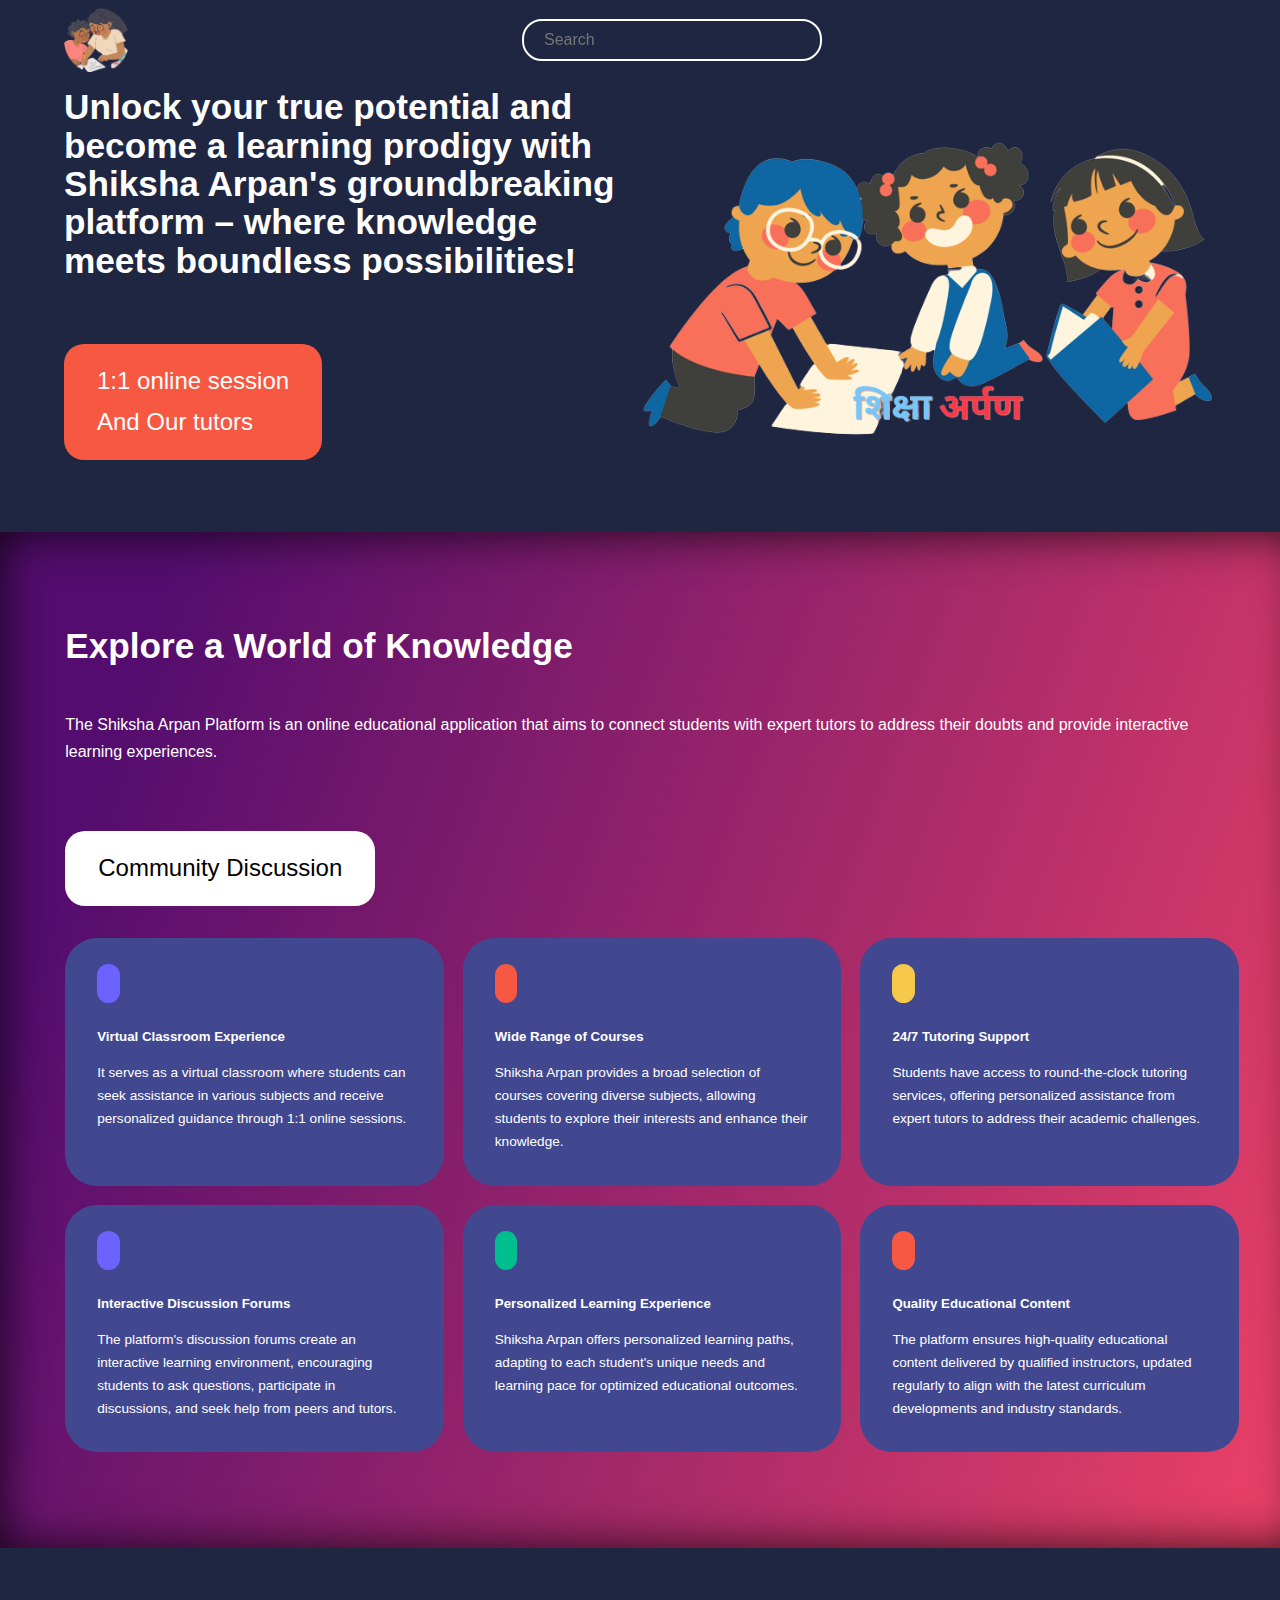
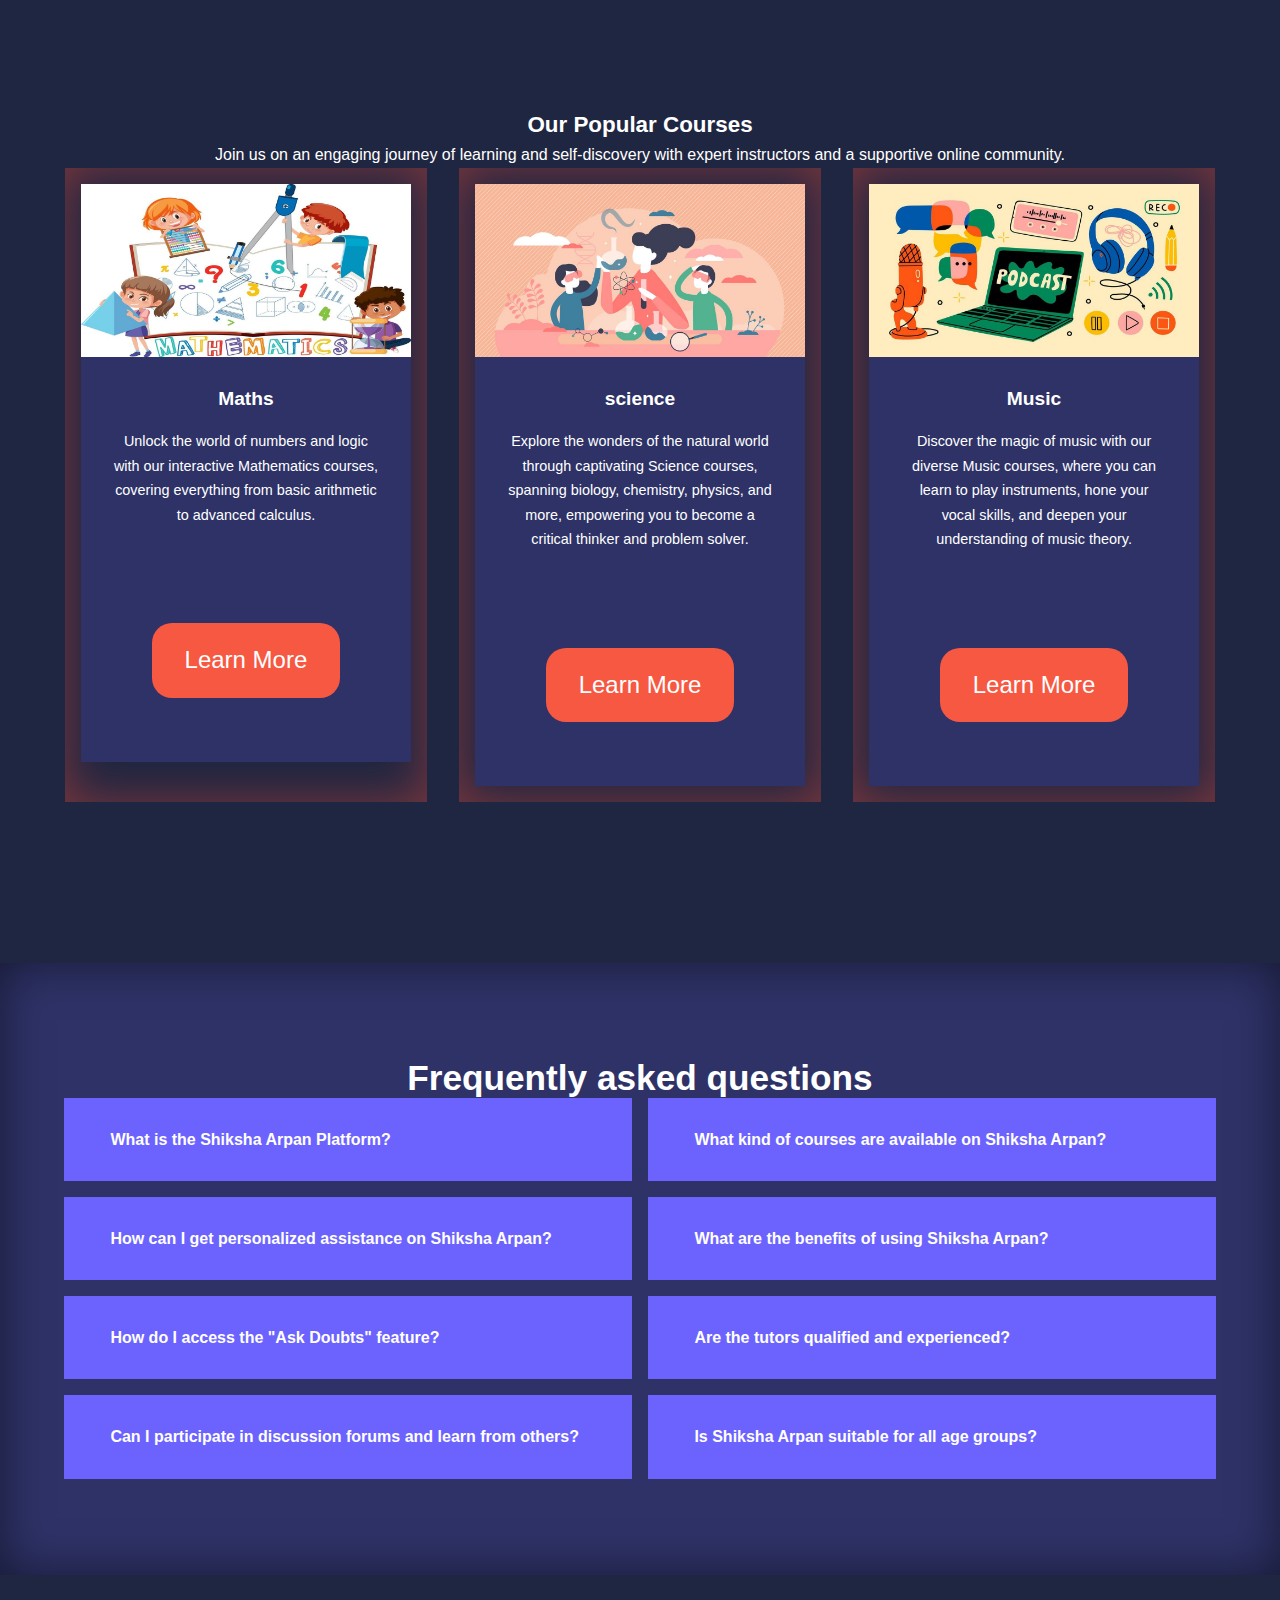
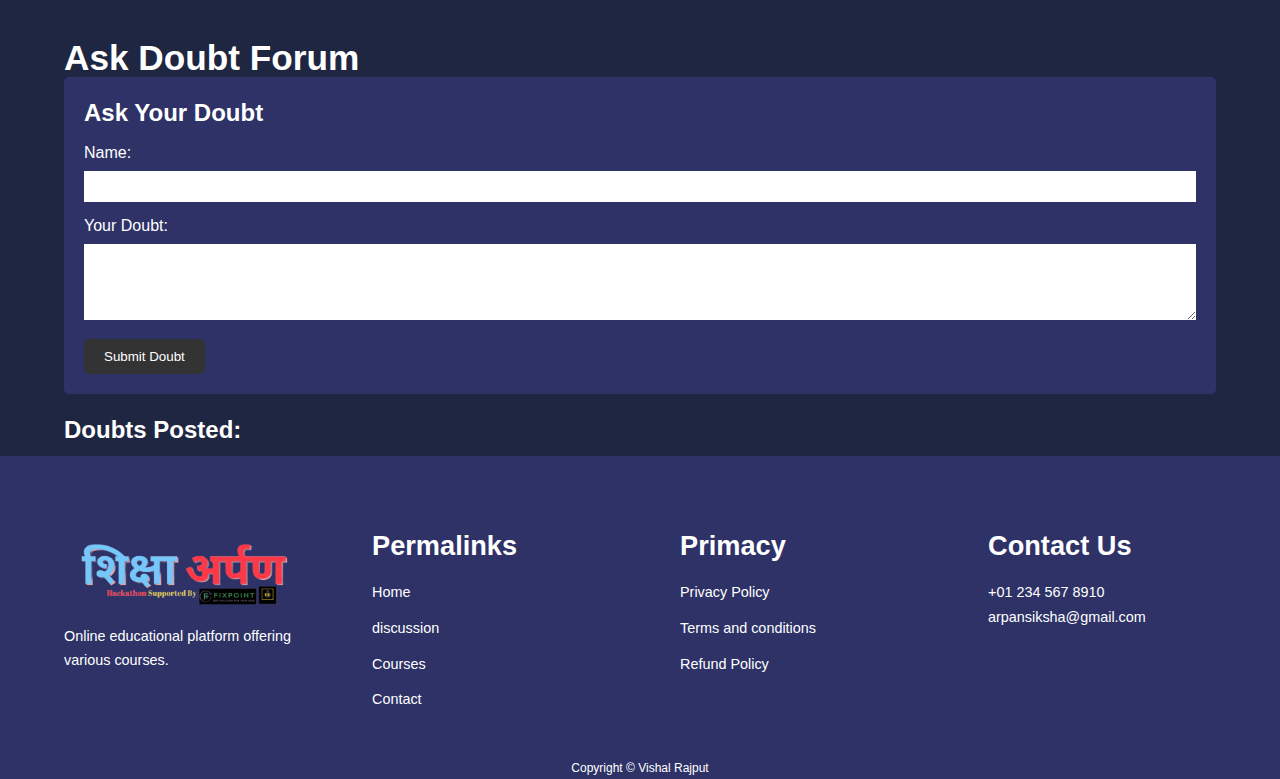
<file: index.html>
<!DOCTYPE html>
<html lang="en">

<head>
  <meta charset="UTF-8" />
  <meta name="viewport" content="width=device-width, initial-scale=1.0" />
  <title>Shiksha Arpan</title>
  <link rel="stylesheet" href="https://unicons.iconscout.com/release/v4.0.8/css/line.css" />
  <link rel="stylesheet" href="https://unpkg.com/swiper/swiper-bundle.min.css">
  <link rel="stylesheet" href="./css/style.css" />



</head>

<body>
  <nav>
    <div class="container nav__container">
      <a href="index.html"><img class="logo" src="./images/shiksha-arpan-logo (1).png" alt=""></a>

<!-- ==============search button ================ -->

<div class="search-container"> 
  <input type="text" class="search-input" placeholder="Search" />
  <button type="button" class="search-clear-button">
    <i class="uil uil-times-circle"></i>
  </button>
  <!-- <button type="button" class="search-button">
    <i class="uil uil-search"></i>
  </button> -->
</div>
<!--  ------------- -->
      <ul class="nav__menu">
        <li><a href="index.html">Home</a></li>
        <li><a href="signIn.html">User Profile</a></li>
        <li><a href="1to1session.html">Courses</a></li>
        <li><a href="signIn.html">Contact</a></li>
        <li><a href="signIn.html">SignIn</a></li>

      </ul>

      <button id="open-menu-btn"> <i class="uil uil-angle-double-down"></i></button>
      <button id="close-menu-btn"><i class="uil uil-times"></i></button>


      
      
    </div>  
  </nav>
<!-- ====================end of nav bar============== -->

  <header>
    <div class="container header__container">
      <div class="header__left">
        <h1>Unlock your true potential and become a learning prodigy with Shiksha Arpan's groundbreaking platform –
          where knowledge meets boundless possibilities!</h1>

        <a href="1to1session.html" class="btn btn-primary">1:1 online session  <br> And  Our tutors</a>
      </div>
      <div class="header__right">
        <div class="header__right-image">
          <img src="./images/1.png" alt="" />
        </div>
      </div>
    </div>
  </header>
  <!-- =====END OF header=========== -->


  <section class="categories">
    <div class="container categories__container">
      <div class="categories__left">
        <h1>
          Explore a World of Knowledge
        </h1>
        <p>The Shiksha Arpan Platform is an online educational application that aims to connect students with expert
          tutors to address their doubts and provide interactive learning experiences.</p>
        <a href="discussion.html" class="btn"> Community Discussion</a>
      </div>
      <div class="categories__right">
        <article class="category">
          <span class="category__icon"> <i class="uil uil-cloud-computing"></i></span>
          <h5>Virtual Classroom Experience</h5>
          <p>It serves as a virtual classroom where students can seek assistance in various subjects and receive
            personalized guidance through 1:1 online sessions. </p>
        </article>
        <article class="category">
          <span class="category__icon"> <i class="uil uil-layer-group"></i></span>
          <h5>Wide Range of Courses</h5>
          <p>Shiksha Arpan provides a broad selection of courses covering diverse subjects, allowing students to explore
            their interests and enhance their knowledge.</p>
        </article>
        <article class="category">
          <span class="category__icon"> <i class="uil uil-clock-ten"></i></span>
          <h5>24/7 Tutoring Support</h5>
          <p>Students have access to round-the-clock tutoring services, offering personalized assistance from expert
            tutors to address their academic challenges.</p>
        </article>
        <article class="category">
          <span class="category__icon"><i class="uil uil-feedback"></i></span>
          <h5>Interactive Discussion Forums</h5>
          <p>The platform's discussion forums create an interactive learning environment, encouraging students to ask
            questions, participate in discussions, and seek help from peers and tutors.</p>
        </article>
        <article class="category">
          <span class="category__icon"><i class="uil uil-university"></i></span>
          <h5>Personalized Learning Experience</h5>
          <p>Shiksha Arpan offers personalized learning paths, adapting to each student's unique needs and learning pace
            for optimized educational outcomes.</p>
        </article>
        <article class="category">
          <span class="category__icon"><i class="uil uil-diary"></i></span>
          <h5>Quality Educational Content</h5>
          <p>The platform ensures high-quality educational content delivered by qualified instructors, updated regularly
            to align with the latest curriculum developments and industry standards.</p>
        </article>
      </div>
    </div>

  </section>
  <!-- =====Cousese=========== -->
  <section class="course">
    <h2> Our Popular Courses</h2>
    <p> Join us on an engaging journey of learning and self-discovery with expert instructors and a supportive online
      community. </p>
    <div class="container courses__container swiper-container">


      <article class="courses">
        <div class="course__image1">
          <img src="images/course1.jpg" alt="">
        </div>

        <div class="course__info">
          <h4>Maths </h4>
          <p>Unlock the world of numbers and logic with our interactive Mathematics courses, covering everything from
            basic arithmetic to advanced calculus.</p>
          <a href="discussion.html" class="btn btn-primary"> Learn More</a>
        </div>
      </article>

      <article class="courses">
        <div class="course__image">
          <img src="images/course2.jpg" alt="">
        </div>

        <div class="course__info">
          <h4>science</h4>
          <p>Explore the wonders of the natural world through captivating Science courses, spanning biology, chemistry,
            physics, and more, empowering you to become a critical thinker and problem solver.</p>
          <a href="courses.html" class="btn btn-primary"> Learn More</a>
        </div>
      </article>

      <article class="courses">
        <div class="course__image">
          <img src="images/course3.jpg" alt="">
        </div>

        <div class="course__info">
          <h4>Music</h4>
          <p>Discover the magic of music with our diverse Music courses, where you can learn to play instruments, hone
            your vocal skills, and deepen your understanding of music theory.</p>
          <a href="courses.html" class="btn btn-primary"> Learn More</a>
        </div>

      </article>


    </div>

  </section>
  <!-- ===== END OF Cousese=========== -->


  <!-- ===== FAQ=========== -->
  <section class="faqs">
    <center>
      <h1>Frequently asked questions</h1>
    </center>
    <div class="container faqs__container">
      <article class="faq">
        <div class="faq__icon"><i class='uil uil-plus'></i></div>
        <div class="question__answer">
          <h4> What is the Shiksha Arpan Platform?         </h4>
          <p>
            The Shiksha Arpan Platform is an online educational application that aims to connect students with expert
            tutors to address their doubts and provide interactive learning experiences. It serves as a virtual
            classroom where students can seek assistance in various subjects and receive personalized guidance through
            1:1 online sessions.
          </p>
        </div>
      </article>

      <article class="faq">
        <div class="faq__icon"><i class="uil uil-plus"></i></div>
        <div class="question__answer">
          <h4> What kind of courses are available on Shiksha Arpan? </h4>
          <p>
            Shiksha Arpan provides courses in various subjects, including math, science, history, music, and more.

          </p>
        </div>
      </article>

      <article class="faq">
        <div class="faq__icon"><i class="uil uil-plus"></i></div>
        <div class="question__answer">
          <h4> How can I get personalized assistance on Shiksha Arpan?</h4>
          <p>
            Shiksha Arpan offers 24/7 tutoring services, connecting students with expert tutors for personalized
            learning and doubt resolution.

          </p>
        </div>
      </article>

      <article class="faq">
        <div class="faq__icon"><i class="uil uil-plus"></i></div>
        <div class="question__answer">
          <h4>What are the benefits of using Shiksha Arpan? </h4>
          <p>
            Shiksha Arpan's platform provides interactive learning experiences, expert tutoring, and a supportive
            community through discussion forums.

          </p>
        </div>
      </article>

      <article class="faq">
        <div class="faq__icon"><i class="uil uil-plus"></i></div>
        <div class="question__answer">
          <h4>How do I access the "Ask Doubts" feature? </h4>
          <p>
            The "Ask Doubts" functionality is prominently featured on our home page, allowing you to easily seek help
            and clarify your queries.

          </p>
        </div>
      </article>

      <article class="faq">
        <div class="faq__icon"><i class="uil uil-plus"></i></div>
        <div class="question__answer">
          <h4> Are the tutors qualified and experienced? </h4>
          <p>
            Yes, all tutors on Shiksha Arpan are qualified experts in their respective subjects, ensuring you receive
            high-quality assistance.

          </p>
        </div>
      </article>

      <article class="faq">
        <div class="faq__icon"><i class="uil uil-plus"></i></div>
        <div class="question__answer">
          <h4> Can I participate in discussion forums and learn from others?</h4>
          <p>
            Absolutely! Shiksha Arpan's discussion forums foster a collaborative learning environment where students can
            help each other.
          </p>
        </div>
      </article>

      <article class="faq">
        <div class="faq__icon"><i class="uil uil-plus"></i></div>
        <div class="question__answer">
          <h4>Is Shiksha Arpan suitable for all age groups?</h4>
          <p>
            Yes, Shiksha Arpan caters to students of all age groups, providing educational resources and support
            tailored to their needs.

          </p>
        </div>
      </article>
    </div>
  </section>

  <!-- ===== ASK DOUBT =========== -->

  </div>
  <div class="container">
    <h1>Ask Doubt Forum</h1>
  </div>
  <div>

    <main>
      <div class="container">
        <div class="ask-doubt-form">
          <h2>Ask Your Doubt</h2>
          <form id="doubtForm">
            <label for="name">Name:</label>
            <input type="text" id="name" name="name" required>

            <label for="question">Your Doubt:</label>
            <textarea id="question" name="question" rows="4" required></textarea>

            <button type="submit">Submit Doubt</button>
          </form>
        </div>

        <div class="doubt-list">
          <h2>Doubts Posted:</h2>
          <ul id="doubts">

            <!-- Doubts will be dynamically added here using JavaScript -->
          </ul>
        </div>
      </div>
    </main>

    <!-- ===== FOOTER =========== -->
    <footer class="footer">
      <div class="container footer__container">
        <div class="footer__1">
          <a href="index.html" class="footer_logo">
            <img src="./images/Banner (1).png" alt="">
          </a>
          <p>
            Online educational platform offering various courses.

          </p>
        </div>


        <div class="footer__2">
          <h4>Permalinks</h4>
          <ul class="permalinks">
            <li><a href="index.html">Home</a></li>
            <li><a href="discussion.html">discussion</a></li>
            <li><a href="courses.html">Courses</a></li>
            <li><a href="contact.html">Contact</a></li>
          </ul>
        </div>

        <div class="footer__3">
          <h4>Primacy</h4>
          <ul class="privacy">
            <li><a href="#">Privacy Policy</a></li>
            <li><a href="#">Terms and conditions</a></li>
            <li><a href="#">Refund Policy</a></li>
          </ul>
        </div>

        <div class="footer__4">
          <h4>Contact Us</h4>
          <div>
            <p>+01 234 567 8910</p>
            <p>arpansiksha@gmail.com</p>
          </div>


          <ul class="footer__socials">
            <li>
              <a href="#"><i class="uil uil-facebook-f"></i></a>
            </li>
            <li>
              <a href="#"><i class="uil uil-instagram-alt"></i></a>
            </li>
            <li>
              <a href="#"><i class="uil uil-twitter"></i></a>
            </li>
            <li>
              <a href="#"><i class="uil uil-linkedin-alt"></i></a>
            </li>
          </ul>

        </div>

        

      </div>

      <div class="footer__copyright">
      <center><small>Copyright &copy; Vishal Rajput</small></center>  
      </div>
    </footer>






    <!-- Swiper JavaScript -->
    <script src="https://unpkg.com/swiper/swiper-bundle.min.js"></script>
    <!-- Your custom JavaScript -->
    <script src="main.js"></script>
    <!-- Initialize Swiper -->



</body>

</html>
</file>
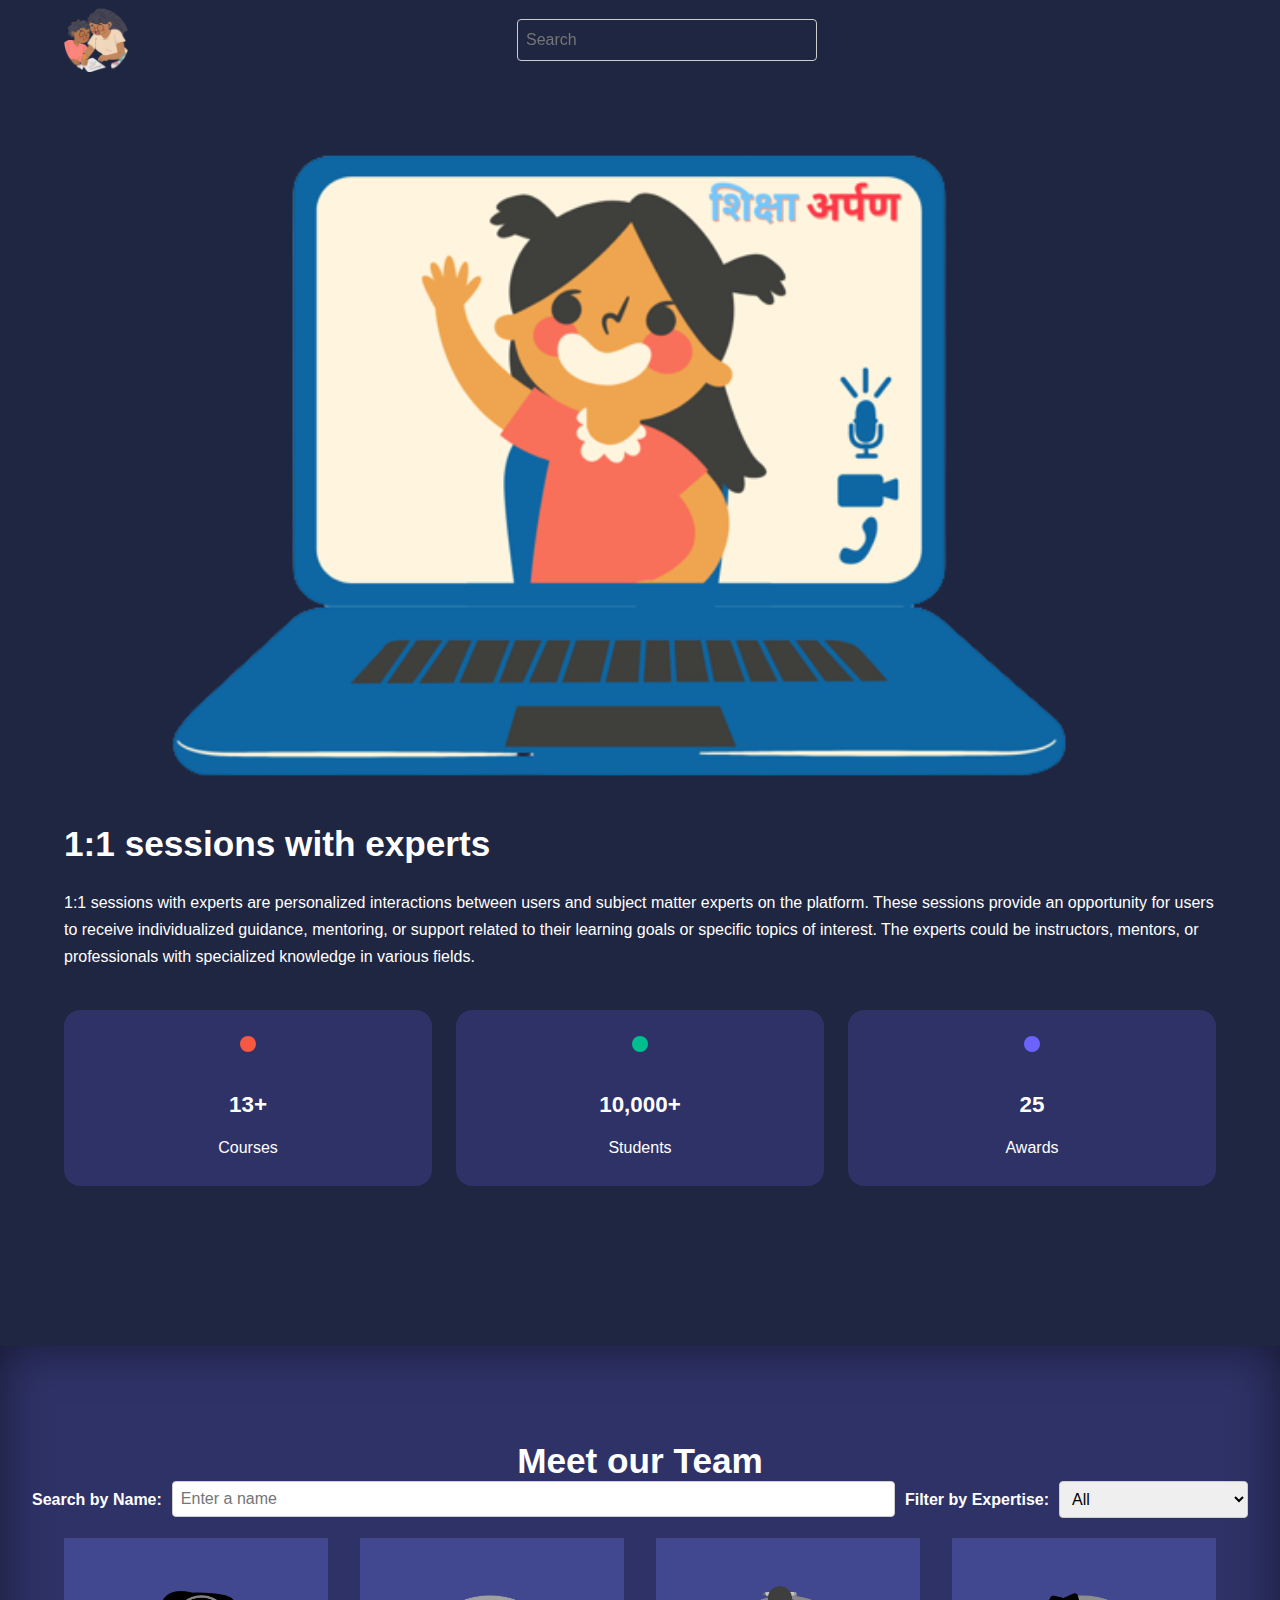
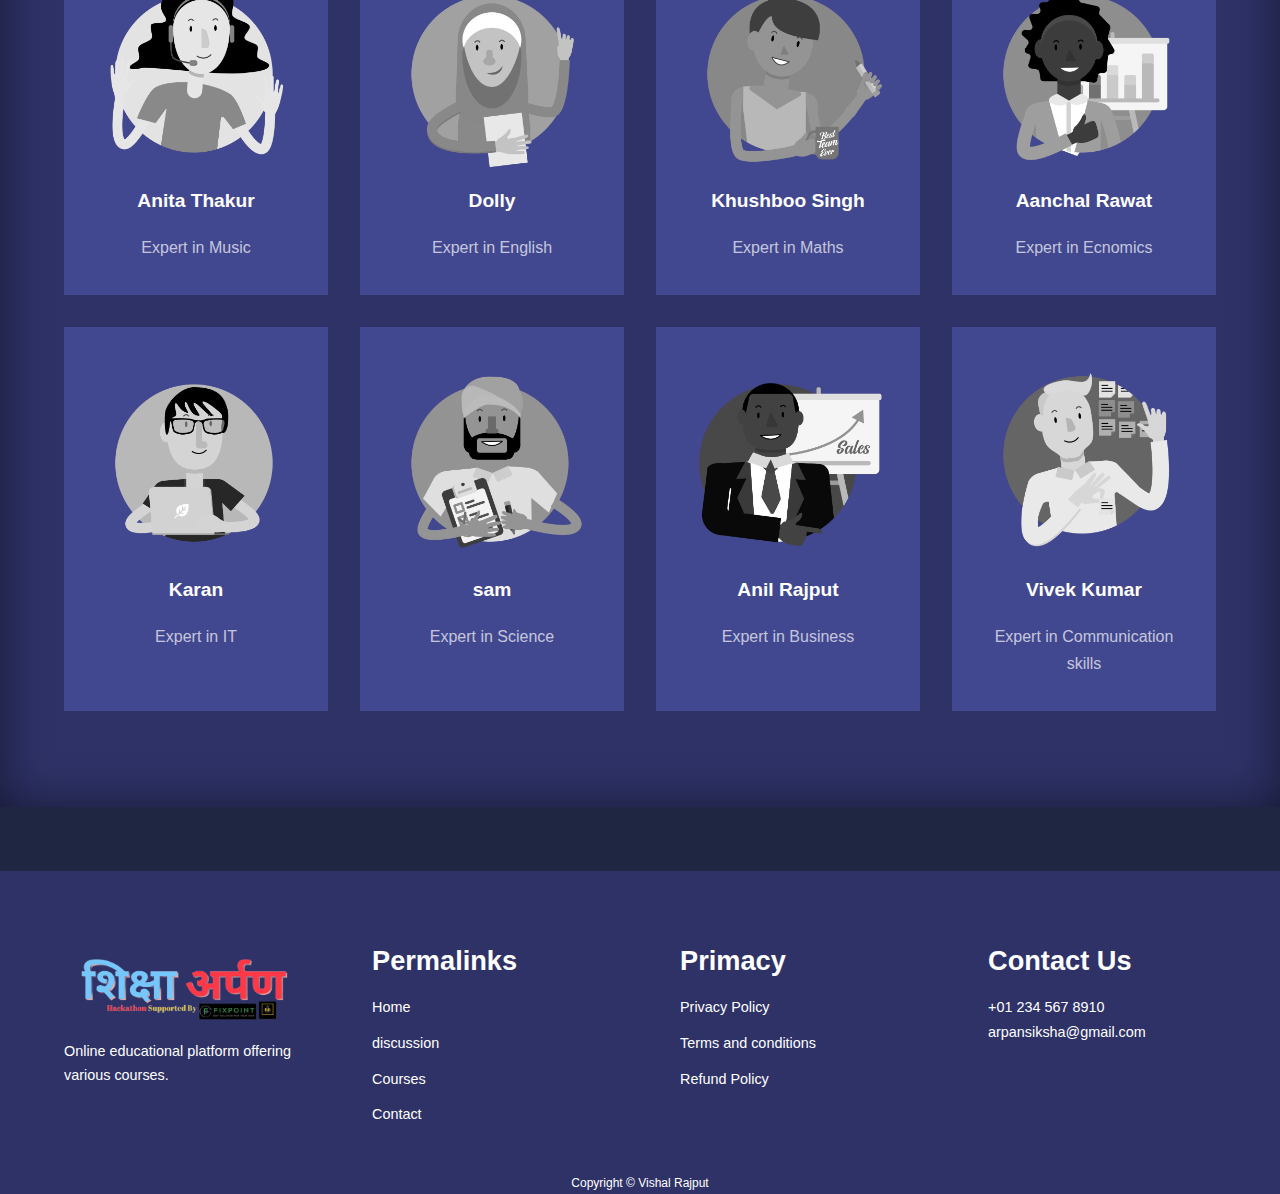
<file: 1to1session.html>
<!DOCTYPE html>
<html lang="en">
  <head>
    <meta charset="UTF-8" />
    <meta name="viewport" content="width=device-width, initial-scale=1.0" />
    <title>Shiksha Arpan</title>
    <link
      rel="stylesheet"
      href="https://unicons.iconscout.com/release/v4.0.8/css/line.css"
    />
 
    <link rel="stylesheet" href="./css/style.css" />
    <link rel="stylesheet" href="./css/1to1session.css" />
  </head>

  <body>
    <nav>
      <div class="container nav__container">
        <a href="index.html"
          ><img class="logo" src="./images/shiksha-arpan-logo (1).png" alt=""
        /></a>

        <!-- ==============search button ================ -->

        <div class="search-container">
          <input type="text" class="search-input" placeholder="Search" />
          <button type="button" class="search-clear-button">
            <i class="uil uil-times-circle"></i>
          </button>
          <!-- <button type="button" class="search-button">
    <i class="uil uil-search"></i>
  </button> -->
        </div>
        <!--  ------------- -->
        <ul class="nav__menu">
          <li><a href="index.html">Home</a></li>
          <li><a href="discussion.html">User Profile</a></li>
          <li><a href="courses.html">Courses</a></li>
          <li><a href="contact.html">Contact</a></li>
          <li><a href="contact.html">SignIn</a></li>
        </ul>

        <button id="open-menu-btn">
          <i class="uil uil-angle-double-down"></i>
        </button>
        <button id="close-menu-btn"><i class="uil uil-times"></i></button>
      </div>
    </nav>
    <!-- ====================end of nav bar============== -->

    <section class="_1to1session">
      <div class="container _1to1session-container">
        <div class="_1to1session-left">
          <img src="./images/2.png" alt="" />
        </div>
        <div class="_1to1session-right">
          <h1>1:1 sessions with experts</h1>
          <p>
            1:1 sessions with experts are personalized interactions between
            users and subject matter experts on the platform. These sessions
            provide an opportunity for users to receive individualized guidance,
            mentoring, or support related to their learning goals or specific
            topics of interest. The experts could be instructors, mentors, or
            professionals with specialized knowledge in various fields.
          </p>
          <div class="achievements__cards">
            <article class="achievement__card">
              <span class="achievement__icon">
                <i class="uil uil-video"></i>
              </span>
              <h3>13+</h3>
              <p>Courses</p>
            </article>

            <article class="achievement__card">
                <span class="achievement__icon">
                    <i class="uil uil-book-reader"></i>
                </span>
                <h3>10,000+ </h3>
                <p>Students</p>
              </article>

              <article class="achievement__card">
                <span class="achievement__icon">
                    <i class="uil uil-trophy"></i>
                </span>
                <h3>25</h3>
                <p>Awards</p>
              </article> 
          </div>
        </div>
      </div>
    </section>

<!-- ===========END OF 1to1 SESSION============ -->

<section class="team">
 <center>  <h1>Meet our Team</h1> </center>


 <div class="search-filter">
  <label for="search">Search by Name:</label>
  <input type="text" id="search" placeholder="Enter a name">

  <label for="filter">Filter by Expertise:</label>
  <select id="filter">
    <option value="">All</option>
    <option value="Music">Music</option>
    <option value="English">English</option>
    <option value="Maths">Maths</option>
    <option value="Economics">Economics</option>
    <option value="IT">IT</option>
    <option value="Science">Science</option>
    <option value="Business">Business</option>
    <option value="Communication skills">Communication skills</option>
  </select>
</div>


    <div class="container team__container">
      
      
        <article class="team__member">
            <div class="team__member-image">
                <img src="./images/Office Workers Avatar Illustrations_Icons-01.png" alt="">
            </div>
            <div class="team__member-info">
                <h4> Anita Thakur</h4>
                <p>Expert in Music</p>
            </div>
            <div class="team__member-socials">
                <a href="www.instagram.com" target="_blank"> <i class="uil uil-instagram"></i> </a>
                <a href="www.twitter.com" target="_blank"> <i class="uil uil-twitter"></i> </a>
                <a href="www.linkedin.com" target="_blank"> <i class="uil uil-linkedin"></i> </a>
            </div>

           
        </article>

        <article class="team__member">
            <div class="team__member-image">
                <img src="./images/Office Workers Avatar Illustrations_Icons-02.png" alt="">
            </div>
            <div class="team__member-info">
                <h4> Dolly</h4>
                <p>Expert in English</p>
            </div>
            <div class="team__member-socials">
                <a href="www.instagram.com" target="_blank"> <i class="uil uil-instagram"></i> </a>
                <a href="www.twitter.com" target="_blank"> <i class="uil uil-twitter"></i> </a>
                <a href="www.linkedin.com" target="_blank"> <i class="uil uil-linkedin"></i> </a>
            </div>
        </article>

        <article class="team__member">
            <div class="team__member-image">
                <img src="./images/Office Workers Avatar Illustrations_Icons-03.png" alt="">
            </div>
            <div class="team__member-info">
                <h4>Khushboo Singh</h4>
                <p>Expert in Maths</p>
            </div>
            <div class="team__member-socials">
                <a href="www.instagram.com" target="_blank"> <i class="uil uil-instagram"></i> </a>
                <a href="www.twitter.com" target="_blank"> <i class="uil uil-twitter"></i> </a>
                <a href="www.linkedin.com" target="_blank"> <i class="uil uil-linkedin"></i> </a>
            </div>
        </article>

        <article class="team__member">
            <div class="team__member-image">
                <img src="./images/Office Workers Avatar Illustrations_Icons-04.png" alt="">
            </div>
            <div class="team__member-info">
                <h4>Aanchal Rawat</h4>
                <p>Expert in Ecnomics</p>
            </div>
            <div class="team__member-socials">
                <a href="www.instagram.com" target="_blank"> <i class="uil uil-instagram"></i> </a>
                <a href="www.twitter.com" target="_blank"> <i class="uil uil-twitter"></i> </a>
                <a href="www.linkedin.com" target="_blank"> <i class="uil uil-linkedin"></i> </a>
            </div>
        </article>

        <article class="team__member">
            <div class="team__member-image">
                <img src="./images/Office Workers Avatar Illustrations_Icons-05.png" alt="">
            </div>
            <div class="team__member-info">
                <h4>Karan</h4>
                <p>Expert in IT</p>
            </div>
            <div class="team__member-socials">
                <a href="www.instagram.com" target="_blank"> <i class="uil uil-instagram"></i> </a>
                <a href="www.twitter.com" target="_blank"> <i class="uil uil-twitter"></i> </a>
                <a href="www.linkedin.com" target="_blank"> <i class="uil uil-linkedin"></i> </a>
            </div>
        </article>

        <article class="team__member">
            <div class="team__member-image">
                <img src="./images/Office Workers Avatar Illustrations_Icons-06.png" alt="">
            </div>
            <div class="team__member-info">
                <h4>sam</h4>
                <p>Expert in Science</p>
            </div>
            <div class="team__member-socials">
                <a href="www.instagram.com" target="_blank"> <i class="uil uil-instagram"></i> </a>
                <a href="www.twitter.com" target="_blank"> <i class="uil uil-twitter"></i> </a>
                <a href="www.linkedin.com" target="_blank"> <i class="uil uil-linkedin"></i> </a>
            </div>
        </article>

        <article class="team__member">
            <div class="team__member-image">
                <img src="./images/Office Workers Avatar Illustrations_Icons-07.png" alt="">
            </div>
            <div class="team__member-info">
                <h4>Anil Rajput</h4>
                <p>Expert in Business</p>
            </div>
            <div class="team__member-socials">
                <a href="www.instagram.com" target="_blank"> <i class="uil uil-instagram"></i> </a>
                <a href="www.twitter.com" target="_blank"> <i class="uil uil-twitter"></i> </a>
                <a href="www.linkedin.com" target="_blank"> <i class="uil uil-linkedin"></i> </a>
            </div>
        </article>

        <article class="team__member">
            <div class="team__member-image">
                <img src="./images/Office Workers Avatar Illustrations_Icons-08.png" alt="">
            </div>
            <div class="team__member-info">
                <h4>Vivek Kumar</h4>
                <p>Expert in Communication skills</p>
            </div>
            <div class="team__member-socials">
                <a href="www.instagram.com" target="_blank"> <i class="uil uil-instagram"></i> </a>
                <a href="www.twitter.com" target="_blank"> <i class="uil uil-twitter"></i> </a>
                <a href="www.linkedin.com" target="_blank"> <i class="uil uil-linkedin"></i> </a>
            </div>
        </article>

    </div>
</section>














    <!-- ===== FOOTER =========== -->
    <footer class="footer">
      <div class="container footer__container">
        <div class="footer__1">
          <a href="index.html" class="footer_logo">
            <img src="./images/Banner (1).png" alt="" />
          </a>
          <p>Online educational platform offering various courses.</p>
        </div>

        <div class="footer__2">
          <h4>Permalinks</h4>
          <ul class="permalinks">
            <li><a href="index.html">Home</a></li>
            <li><a href="discussion.html">discussion</a></li>
            <li><a href="courses.html">Courses</a></li>
            <li><a href="contact.html">Contact</a></li>
          </ul>
        </div>

        <div class="footer__3">
          <h4>Primacy</h4>
          <ul class="privacy">
            <li><a href="#">Privacy Policy</a></li>
            <li><a href="#">Terms and conditions</a></li>
            <li><a href="#">Refund Policy</a></li>
          </ul>
        </div>

        <div class="footer__4">
          <h4>Contact Us</h4>
          <div>
            <p>+01 234 567 8910</p>
            <p>arpansiksha@gmail.com</p>
          </div>

          <ul class="footer__socials">
            <li>
              <a href="#"><i class="uil uil-facebook-f"></i></a>
            </li>
            <li>
              <a href="#"><i class="uil uil-instagram-alt"></i></a>
            </li>
            <li>
              <a href="#"><i class="uil uil-twitter"></i></a>
            </li>
            <li>
              <a href="#"><i class="uil uil-linkedin-alt"></i></a>
            </li>
          </ul>
        </div>
      </div>

      <div class="footer__copyright">
        <center><small>Copyright &copy; Vishal Rajput</small></center>
      </div>
    </footer>

    <!-- Your custom JavaScript -->
    <script src="script.js"></script>
    <script src="main.js"></script>
  </body>
</html>
</file>
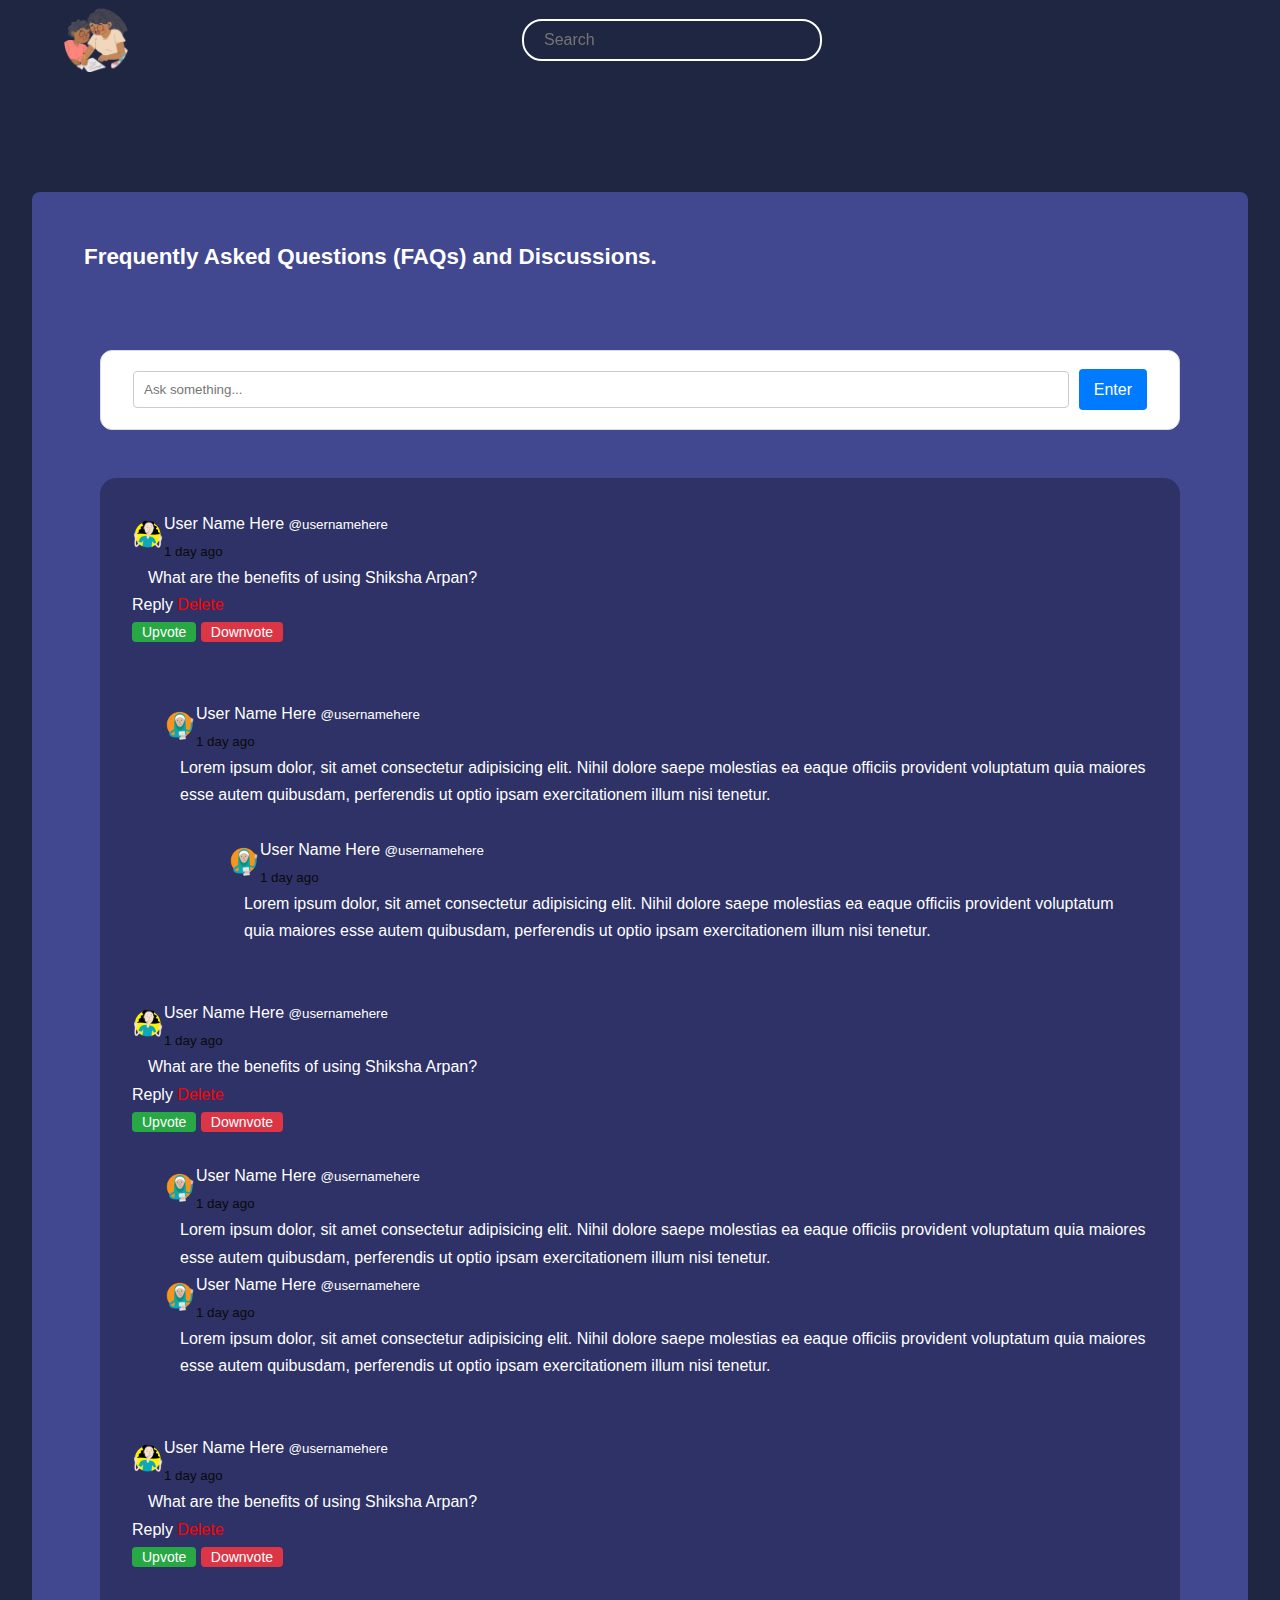
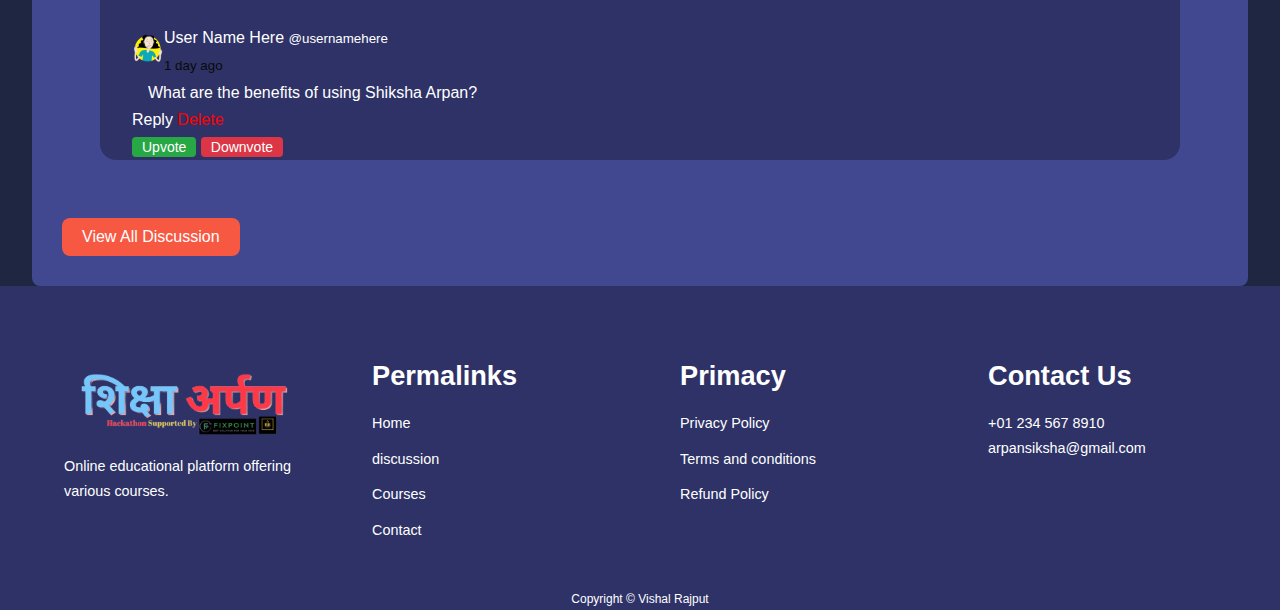
<file: discussion.html>
<!DOCTYPE html>
<html lang="en">

<head>
  <meta charset="UTF-8" />
  <meta name="viewport" content="width=device-width, initial-scale=1.0" />
  <title>Shiksha Arpan</title>
  <link rel="stylesheet" href="https://unicons.iconscout.com/release/v4.0.8/css/line.css" />
  <link rel="stylesheet" href="https://unpkg.com/swiper/swiper-bundle.min.css">
  <link rel="stylesheet" href="./css/style.css" />
  <link rel="stylesheet" href="./css/discussion.css">



</head>

<body>
  <nav>
    <div class="container nav__container">
      <a href="index.html"><img class="logo" src="./images/shiksha-arpan-logo (1).png" alt=""></a>

      <!-- ==============search button ================ -->

      <div class="search-container">
        <input type="text" class="search-input" placeholder="Search" />
        <button type="button" class="search-clear-button">
          <i class="uil uil-times-circle"></i>
        </button>
        <!-- <button type="button" class="search-button">
    <i class="uil uil-search"></i>
  </button> -->
      </div>
      <!--  ------------- -->
      <ul class="nav__menu">
        <li><a href="index.html">Home</a></li>
        <li><a href="discussion.html">User Profile</a></li>
        <li><a href="courses.html">Courses</a></li>
        <li><a href="contact.html">Contact</a></li>
        <li><a href="contact.html">SignIn</a></li>

      </ul>

      <button id="open-menu-btn"> <i class="uil uil-angle-double-down"></i></button>
      <button id="close-menu-btn"><i class="uil uil-times"></i></button>




    </div>
  </nav>
  <!-- ====================end of nav bar============== -->

  <div class="discussion">
    <div class="title">
      <h3>Frequently Asked Questions (FAQs) and Discussions.</h3>
    </div>
    <div class="input-container">
      <input type="text" id="user-input" placeholder="Ask something...">
      <div class="enter-button" onclick="submitInput()">Enter</div>
    </div>


    <div class="discussion__wrapper">

      <div class="user">
        <img class="pic" src="./images/Office Workers Avatar Illustrations_Icons-01.png" alt="">
        <span class="name">User Name Here</span>
        <small>@usernamehere</small>
        <br />
        <small style="color: #0a0a0a;"> 1 day ago </small>
        <p class="ques"> What are the benefits of using Shiksha Arpan?</p>

        <small class="reply">Reply</small>
        <small class="delete">Delete</small>
    
        <br>

        <button class="upvote-btn">Upvote</button>
        <button class="downvote-btn">Downvote</button>
      </div>

<br><br>

      <div class="user1">
        <img class="pic" src="./images/Office Workers Avatar Illustrations_Icons-02.png" alt="">
        <span class="name">User Name Here</span>
        <small>@usernamehere</small>
        <br />
        <small style="color: #0a0a0a;"> 1 day ago </small>
        <p class="ques">Lorem ipsum dolor, sit amet consectetur adipisicing elit. Nihil dolore saepe molestias ea eaque
          officiis provident voluptatum quia maiores esse autem quibusdam, perferendis ut optio ipsam exercitationem
          illum nisi tenetur.</p> 

          <br>
          <div class="user1">
            <img class="pic" src="./images/Office Workers Avatar Illustrations_Icons-02.png" alt="">
            <span class="name">User Name Here</span>
            <small>@usernamehere</small>
            <br />
            <small style="color: #0a0a0a;"> 1 day ago </small>
            <p class="ques">Lorem ipsum dolor, sit amet consectetur adipisicing elit. Nihil dolore saepe molestias ea eaque
              officiis provident voluptatum quia maiores esse autem quibusdam, perferendis ut optio ipsam exercitationem
              illum nisi tenetur.</p>
          </div>
      </div>



     <br> 
     <br>

      <div class="user">
        <img class="pic" src="./images/Office Workers Avatar Illustrations_Icons-01.png" alt="">
        <span class="name">User Name Here</span>
        <small>@usernamehere</small>
        <br />
        <small style="color: #0a0a0a;"> 1 day ago </small>
        <p class="ques"> What are the benefits of using Shiksha Arpan?</p>

        <small class="reply">Reply   </small>
        <small class="delete">Delete</small>
<br>
        <button class="upvote-btn">Upvote</button>
        <button class="downvote-btn">Downvote</button>
      </div>

      <br> 
     
      <div class="user1">
        <img class="pic" src="./images/Office Workers Avatar Illustrations_Icons-02.png" alt="">
        <span class="name">User Name Here</span>
        <small>@usernamehere</small>
        <br />
        <small style="color: #0a0a0a;"> 1 day ago </small>
        <p class="ques">Lorem ipsum dolor, sit amet consectetur adipisicing elit. Nihil dolore saepe molestias ea eaque
          officiis provident voluptatum quia maiores esse autem quibusdam, perferendis ut optio ipsam exercitationem
          illum nisi tenetur.</p>
      </div>

      <div class="user1">
        <img class="pic" src="./images/Office Workers Avatar Illustrations_Icons-02.png" alt="">
        <span class="name">User Name Here</span>
        <small>@usernamehere</small>
        <br />
        <small style="color: #0a0a0a;"> 1 day ago </small>
        <p class="ques">Lorem ipsum dolor, sit amet consectetur adipisicing elit. Nihil dolore saepe molestias ea eaque
          officiis provident voluptatum quia maiores esse autem quibusdam, perferendis ut optio ipsam exercitationem
          illum nisi tenetur.</p>
      </div>
      
      
      <br>
      <br>

      <div class="user">
        <img class="pic" src="./images/Office Workers Avatar Illustrations_Icons-01.png" alt="">
        <span class="name">User Name Here</span>
        <small>@usernamehere</small>
        <br />
        <small style="color: #0a0a0a;"> 1 day ago </small>
        <p class="ques"> What are the benefits of using Shiksha Arpan?</p>

        <small class="reply">Reply</small>
        <small class="delete">Delete</small>
        <br>
        <button class="upvote-btn">Upvote</button>
        <button class="downvote-btn">Downvote</button>
      </div>
      
     <br> 
     <br>
     
     <div class="user">
      <img class="pic" src="./images/Office Workers Avatar Illustrations_Icons-01.png" alt="">
      <span class="name">User Name Here</span>
      <small>@usernamehere</small>
      <br />
      <small style="color: #0a0a0a;"> 1 day ago </small>
      <p class="ques"> What are the benefits of using Shiksha Arpan?</p>

      <small class="reply">Reply</small>
      <small class="delete">Delete</small>
<br>
      <button class="upvote-btn">Upvote</button>
      <button class="downvote-btn">Downvote</button>
    </div>



    



  



  </div>

  <button class="view-discussion-btn">View All Discussion</button>

  </div>


  <!-- ===== FOOTER =========== -->
  <footer class="footer">
    <div class="container footer__container">
      <div class="footer__1">
        <a href="index.html" class="footer_logo">
          <img src="./images/Banner (1).png" alt="">
        </a>
        <p>
          Online educational platform offering various courses.

        </p>
      </div>


      <div class="footer__2">
        <h4>Permalinks</h4>
        <ul class="permalinks">
          <li><a href="index.html">Home</a></li>
          <li><a href="discussion.html">discussion</a></li>
          <li><a href="courses.html">Courses</a></li>
          <li><a href="contact.html">Contact</a></li>
        </ul>
      </div>

      <div class="footer__3">
        <h4>Primacy</h4>
        <ul class="privacy">
          <li><a href="#">Privacy Policy</a></li>
          <li><a href="#">Terms and conditions</a></li>
          <li><a href="#">Refund Policy</a></li>
        </ul>
      </div>

      <div class="footer__4">
        <h4>Contact Us</h4>
        <div>
          <p>+01 234 567 8910</p>
          <p>arpansiksha@gmail.com</p>
        </div>


        <ul class="footer__socials">
          <li>
            <a href="#"><i class="uil uil-facebook-f"></i></a>
          </li>
          <li>
            <a href="#"><i class="uil uil-instagram-alt"></i></a>
          </li>
          <li>
            <a href="#"><i class="uil uil-twitter"></i></a>
          </li>
          <li>
            <a href="#"><i class="uil uil-linkedin-alt"></i></a>
          </li>
        </ul>

      </div>



    </div>

    <div class="footer__copyright">
      <center><small>Copyright &copy; Vishal Rajput</small></center>
    </div>
  </footer>






  <!-- Swiper JavaScript -->
  <script src="https://unpkg.com/swiper/swiper-bundle.min.js"></script>
  <!-- Your custom JavaScript -->

  <script src="main.js"></script>
  <script src="script.js"></script>
  <!-- Initialize Swiper -->



</body>

</html>
</file>
<file: css/style.css>
* {
  margin: 0;
  padding: 0;
  border: 0;
  outline: 0;
  text-decoration: none;
  list-style: none;
  box-sizing: border-box;
}

:root {
  --color-primary: #6c63ff;
  --color-success: #00bf8e;
  --color-warning: #f7c94b;
  --color-danger: #f75842;
  --color-danger-variant: rgba(247, 88, 66, 0.4);
  --color-white: #fff;
  --color-light: rgba(255, 255, 255, 0.7);
  --color-black: #000;
  --color-bg: #1f2641;
  --color-bg1: #2e3267;
  --color-bg2: #424890;
  --container-width-lg: 76%;
  --container-width-md: 90%;
  --container-width-sm: 94%;

  --transition: all 400ms ease;
}

body {
  font-family: sans-serif;
  line-height: 1.7;
  color: var(--color-white);
  background: var(--color-bg);
}

.container {
  width: var(--container-width-lg);
  margin: 0 auto;
}

section {
  padding: 6rem 0;
  margin-bottom: 4rem;
}

h1,
h2,
h3,
h4,
h5 {
  line-height: 1.2;
}

h1 {
  line-height: 2.4rem;
}

h2 {
  line-height: 2rem;
}

h3 {
  line-height: 1.6rem;
}

h4 {
  line-height: 1.3rem;
}

a {
  color: var(--color-white);
}

img {
  width: 100%;
  display: block;
  object-fit: cover;
}

.btn {
  display: inline-block;
  background: var(--color-white);
  color: var(--color-black);
  padding: 1rem 2rem;
  border: 1px solid transparent;
  font-weight: 500;
  border-radius: 20px; /* Adding the border radius */
  transition: var(--transition);
}

.btn:hover {
  background: transparent;
  color: var(--color-white);
  border-color: var(--color-white);
}

.btn-primary {
  background: var(--color-danger);
  color: var(--color-white);
}

/* ========= NAVBAR ========= */

nav {
  background: transparent;
  width: 100vw;
  height: 5rem;
  position: fixed;
  top: 0;
  z-index: 11;
}

/* ========= NAVBAR change style on scroll using JS  ========= */

.window-scroll {
  background: var(--color-primary);
  box-shadow: 0 1rem 2rem rgba(49, 10, 10, 0.274);
}

.nav__container {
  height: 100%;
  display: flex;
  justify-content: space-between;
  align-items: center;
}

#open-menu-btn {
  font-size: 3rem;
}

nav button {
  display: none;
}

a {
  font-size: 1.5rem;
  margin-top: 4rem;
}

.nav__menu {
  display: flex;
  align-items: center;
  gap: 4rem;
}

.nav__menu a {
  font-size: 0.9rem;
  transition: all 400ms ease;
}

.nav__menu a:hover {
  color: var(--color-bg2);
}

.logo {
  width: 4rem; /* Example width */
  height: auto; /* Maintain aspect ratio */
  border: none; /* Example border */
  /* Add other desired styles here */
  
  margin-top: -4rem;
  /* margin-right: 4rem; */
}

/** search */
.search-container {
  position: relative;
}

.search-input {
  width: 300px;
  height: 42.5px;
  outline: 0;
  border: 2px solid white;
  border-radius: 20px;
  padding: 0 20px;
  font-size: 1em;
  color: white;
  background: transparent;
  transition: all 0.3s;
}

/* .search-button{
  position: absolute;
  top: 0;
  right: 0;
  width: 42.5px;
  height: 42.5px;
  border: none;
  background: transparent;
  cursor: pointer;
  color: white;
} */

.search-clear-button {
  position: absolute;
  top: 0;
  right: 0px;
  width: 42.5px;
  height: 42.5px;
  border: none;
  background: transparent;
  cursor: pointer;
  color: white;
}

.search-button i,
.search-clear-button i {
  font-size: 1.2em;
}

.search-clear-button {
  display: none;
}

/* Show clear button when search input has value */
.search-input:not(:placeholder-shown) + .search-clear-button {
  display: block;
}

/* =====END OF NAVBAR=========== */

/* =====HEADER=========== */

header {
  position: relative;
  top: 5rem;
  overflow: hidden;
  height: 70vh;
  margin-bottom: 5rem;
}
.header__container {
  display: grid;
  grid-template-columns: 1fr 1fr;
  align-items: center;
  gap: 5rem;
  height: 100%;
}

.header__left p {
  margin: 1rem 0 2.4rem;
}

/*====== =====CATOGERIES=========== */

.categories {
  background: linear-gradient(
    109.6deg,
    rgb(84, 13, 110) 11.2%,
    rgb(238, 66, 102) 100.2%
  );
  /* background: var(--color-bg1); */
  box-shadow: inset 0 0 3rem rgba(0, 0, 0, 0.8);
  padding: 96px 0 50px -2rem;
  margin-right: -1.5rem;
}

.categories h1 {
  line-height: 1;
  margin-bottom: 3rem;
}

.categories__container {
  display: grid;
  grid-template-columns: 40% 60%;
}

.categories__left {
  margin-right: 4rem;
}

.categories__left p {
  margin: 1rem 0 0.1rem;
}

.btn {
  margin-bottom: 2rem;
}
.categories__right {
  display: grid;
  grid-template-columns: repeat(3, 1fr);
  gap: 1.2rem;
}

.category {
  background: var(--color-bg2);
  padding: 2rem;
  border-radius: 2rem;
  transition: var(--transition);
}

.category:hover {
  box-shadow: 0 3rem 3rem rgba(0, 0, 0, 0.3);
  z-index: 1;
}

.category:nth-child(2) .category__icon {
  background-color: var(--color-danger);
}

.category:nth-child(3) .category__icon {
  background-color: var(--color-warning);
}

.category:nth-child(4) .category__icon {
  background-color: var(--color-primary);
}
.category:nth-child(5) .category__icon {
  background-color: var(--color-success);
}
.category:nth-child(6) .category__icon {
  background-color: var(--color-danger);
}

.category__icon {
  background: var(--color-primary);
  padding: 0.7rem;
  border-radius: 0.9rem;
}

.category h5 {
  margin: 2rem 0 1rem;
}

.category p {
  font-size: 0.85rem;
}

/* ========= END OF CATEGORIES  ========= */

/* ========= popualr courses  ========= */

.courses {
  box-shadow: inset 0 0 3rem rgba(151, 59, 59, 0.8);
}

.courses__container {
  display: grid;
  grid-template-columns: repeat(3, 1fr);
  gap: 2rem;
}

.course {
  text-align: center;
  border: 1px solid transparent;
}

.course__info {
  padding: 2rem;
  background-color: var(--color-bg1);
}

.course__info:hover {
  background: transparent;
  border-color: var(--color-primary);
}

.course__info p {
  margin: 1.2rem 0 2rem;
  font-size: 0.9rem;
}

/* Additional styles for course slider */
.courses__container {
  max-width: 1200px;
  margin: 0 auto;
  overflow: hidden;
}

.courses {
  flex: 1 0 33.33%;
  padding: 1rem;
}

/* Add a custom class for slick slider */
.slick-slider {
  position: relative;
  display: block;
  touch-action: pan-y;
}

/* Custom styles for mobile view */
@media (max-width: 768px) {
  .courses {
    flex: 1 0 100%;
  }
}

/* FAQ */

.faqs {
  background: var(--color-bg1);
  box-shadow: inset 0 0 3rem rgba(0, 0, 0, 0.5);
}

.faqs__container {
  display: grid;
  grid-template-columns: 1fr 1fr;
  gap: 1rem;
}

.faq {
  padding: 2rem;
  display: flex;
  align-items: center;
  gap: 1.4rem;
  height: fit-content;
  background: var(--color-primary);
  cursor: pointer;
}

.faq h4 {
  font-size: 1rem;
  line-height: 2.2;
}

.faq__icon {
  align-self: flex-start;
  font-size: 1.2rem;
}

.faq p {
  margin-top: 0.8rem;
  display: none;
}

.faq.open p {
  display: block;
}

/* ==========Discussion forum=========== */

.container {
  max-width: 1200px;
  margin: 0 auto;
}

.ask-doubt-form {
  background-color: var(--color-bg1);
  padding: 20px;
  border-radius: 5px;
}

.ask-doubt-form h2 {
  font-size: 24px;
  margin-bottom: 10px;
}

.ask-doubt-form form label {
  display: block;
  margin-bottom: 5px;
}

.ask-doubt-form form input,
.ask-doubt-form form textarea {
  width: 100%;
  padding: 8px;
  margin-bottom: 10px;
}

.ask-doubt-form form button {
  background-color: #333;
  color: #fff;
  border: none;
  padding: 10px 20px;
  border-radius: 5px;
  cursor: pointer;
}

.ask-doubt-form form button:hover {
  background-color: var(--color-danger);
}

.doubt-list {
  margin-top: 20px;
}

.doubt-list h2 {
  font-size: 24px;
  margin-bottom: 10px;
}

.doubt-list ul {
  list-style: none;
  padding: 0;
}

.doubt-list li {
  border: 1px solid #ccc;
  padding: 10px;
  margin-bottom: 10px;
  border-radius: 5px;
}

.doubt-list li h3 {
  font-size: 18px;
  margin-bottom: 5px;
}

.doubt-list li p {
  margin-bottom: 5px;
}

.doubt-list li small {
  color: #999;
}

/*  END ASK DOUBT */

footer {
  background: var(--color-bg1);
  padding-top: 5rem;
  font-size: 0.9rem;
}

.footer__container {
  display: grid;
  grid-template-columns: repeat(4, 1fr);
  gap: 5rem;
  
}

.footer__container h4 {
  font-size: 1.7rem;
  padding-bottom: 1.5rem;
}

.footer__container a {
  font-size: 0.9rem;
}

.footer__container a :hover {
  font-size: 0.9rem;
}

.footer_container > div h4 {
  margin-bottom: 1.2rem;
}


.footer__1 p {
  margin: 1rem 0 2rem;
}
.footer__2 {
  padding-bottom: 2rem;
}

footer ul li {
  margin-bottom: 0.7rem;
}

footer ul li a :hover {
  text-decoration: underline;
}

.footer__socials{
  display: flex;
  gap: 1rem;
  font-size: 1.2rem;
  margin-top: 2rem;
}

.footer__copywrite {
  text-align: center;
  margin-top: 4rem;
  padding: 1.2rem 0;
  border-top:1px solid var(--color-bg2);
}

/*=======media queries========  */

@media screen and ( max-width: 10254px) {
  .container {
    width: var(--container-width-md);
  }

  h1 {
    font-size: 2.2rem;
  }

h2{
  font-size: 1.4rem;
} 
h3{
  font-size:1.4rem ;
}
h4{
  font-size: 1.2rem;
}

/* ++++++++NAVNAR_____________ */

nav button {
  display: inline-block;
  background: transparent;
  font-size: 1.8rem;
  color: var(--color-white);
  cursor: pointer;
}
 nav button#close-menu-btn {
  display: none;
 }
.nav__menu {
  position: fixed;
  top: 5rem;
  right: 5%;
  height: fit-content;
  width: 18rem;
  flex-direction: column;
  gap: 0;
  display: none;
}

.nav__menu li {
  width: 100%;
  height: 5.8rem;
  animation: animateNavItems 400ms linear forwards;
  transform-origin: top right;
  opacity: 0;
}


.nav__menu li:nth-child(2) {
  animation-delay: 200ms;
}

.nav__menu li:nth-child(3) {
  animation-delay:400ms;
}

.nav__menu li:nth-child(4) {
  animation-delay: 600ms;
}

.nav__menu li:nth-child(5) {
  animation-delay: 800ms;
}

@keyframes animateNavItems {
  0% {
    transform: rotateZ(-90deg);
  }
  100% {
    transform: rotateZ(0);
    opacity: 1;
  }
}

.nav__menu li a {
  background: var(--color-primary);
  box-shadow: -4rem 6rem 10rem rgba(0, 0, 0, 0.6);
  width: 100%;
  height: 100%;
  display: grid;
  place-items: center;

}
.nav__menu li a:hover {
  background: var(--color-bg2);
  color: var(--color-white);
}

/* =========HEADER=============== */

header {
  height: 52vh;
  margin-bottom: 4rem;
}

.header__container{
  gap: 0;
  padding-bottom: 3rem;
}

/* =========categories============ */
.categories {
  height: auto;


}

.categories__container {
  grid-template-columns: 1fr;
  gap: 3;

}
.categories__left {
margin-right: 0;
}

/* =========POPULAR COURSES============ */

.courses{
  grid-template-columns: 1fr 1fr;
}

/* =========FAQS============ */
.faqs__container{
  grid-template-columns: 1fr;
}

.faq {
  padding: 1.5rem;
}

/* =========FOOTER============ */

.faqs__container {
  grid-template-columns: 1fr 1fr;
}
}

/* ==========MEDIA QURIES FOR PHONE ----=========== */

@media screen and ( max-width: 600px ) {
 .container {
    width: var(--container-width-sm);
  }
  /* ++++++++NAVBAR++++++++++++++ */
  .nav__menu {
    right: 3%;
  }

  .search-input {
    width: 200px;
    
  }
  

   /* ++++++++HEADER++++++++++++++ */
/* header {
  /* right: 100vh;  }   */
 
 .header__container {
  grid-template-columns: 1fr;
  text-align: center;
  margin-top: 0;
 }

.btn {
  margin-top: 8px;
}

.header__left h1 {
  font-size: 20px;
} 
.header__left p {
  margin-bottom: 1.3rem;
}



 /* ++++++++CATEORIES++++++++++++++ */
 .categories__right {
  grid-template-columns: 1fr 1fr;
  gap: 0.7rem;
 }

 .category__icon {
  margin-top: 4px;
  display: inline-block;
 }
  /* ++++++++POPULAR COURCES++++++++++++++ */
  .courses__container {
    grid-template-columns: 1fr;

  }
   /* ++++++++FOOTER++++++++++++++ */
   .footer__container {
    grid-template-columns:1fr ;
    text-align: center;
    gap: 2rem;
   }

  .footer__1 p {
    margin: 1rem auto;
  } 

  .footer__socials {
    justify-content: center;
  }
  
}
</file>
<file: css/1to1session.css>
/* ++++++++++ 1to1session ++++++++++ */

._1to1session {
    margin-top: 2rem;
}

._1to1session-container {
    display: grid;
    grid-template-columns: 1fr; /* Single column for smaller screens */
    gap: 3rem; /* Reduce the gap for smaller screens */
}

/* Media Query for Tablets */
@media screen and (max-width: 1024px) {
    ._1to1session-container {
      gap: 2rem; /* Reduce the gap further for tablets */
    }
  }


  /* Media Query for Mobile Devices */
@media screen and (max-width: 600px) {
    ._1to1session-container {
      grid-template-columns: 1fr; /* Single column for mobile devices */
      gap: 1rem; /* Reduce the gap even further for mobile */
    }
    ._1to1session-right > p {
      margin: 1rem 0 1.5rem; /* Adjust the margins for mobile */
    }
  }


._1to1session-right > p {
    margin: 1.6rem 0 2.5rem;
}


.achievements__cards {
   display: grid;
    grid-template-columns: repeat(3, 1fr);
    gap: 1.5rem;

      /* Media Query for Tablets */
  @media screen and (max-width: 1024px) {
    grid-template-columns: repeat(2, 1fr); /* Two columns for tablets */
    gap: 0.7rem; /* Reduce the gap for tablets */
  }

  /* Media Query for Mobile Devices */
  @media screen and (max-width: 600px) {
    grid-template-columns: 1fr; /* Single column for mobile devices */
  }

}



.achievement__card {
     background: var(--color-bg1);
     padding: 1.6rem;
     border-radius: 1rem;
     text-align: center;
     transition: var(--transition);
}

.achievement__card:hover {
    background: var(--color-bg2);
    box-shadow: 0 3rem 3rem rgba(0,0,0, 0.3);
}

.achievement__icon {
    background: var(--color-danger);
    padding: 0.5rem;
   
    border-radius: 1rem;
    display: inline-block;
    margin-bottom: 2rem;
    font-size: 2rem;
}

.achievement__card:nth-child(2) .achievement__icon {
    background: var(--color-success);
}

.achievement__card:nth-child(3) .achievement__icon {
    background: var(--color-primary);
}

.achievement__card p {
    margin-top: 1rem;
}

/* ============TEAM============ */

.team {
    background: var(--color-bg1);
    box-shadow: inset 0 0 3rem rgba(0,0,0, 0.5);
}

.team__container {
    display: grid;
    grid-template-columns: repeat(4, 1fr);
    gap: 2rem;

    
  /* Media Query for Tablets */
  @media screen and (max-width: 1024px) {
    grid-template-columns: repeat(3, 1fr); /* Three columns for tablets */
  }

  /* Media Query for Mobile Devices */
  @media screen and (max-width: 600px) {
    grid-template-columns: repeat(2, 1fr); /* Two columns for mobile devices */
    gap: 1rem; /* Reduce the gap for mobile */
  }
}

.team__member {
    background: var(--color-bg2);
    padding: 2rem;
    border: 1px solid transparent;
    transition: var(--transition);
    position: relative;
    overflow: hidden;
}

.team__member:hover {
    background: transparent;
    border-color: var(--color-primary) ;
}

.team__member:hover{
  background: transparent;
  border-color: var(--color-primary);
}


.team__member-image img {
  filter: saturate(0); 
 }


.team__member:hover img {
  filter: saturate(1);
 }

 .team__member-info * {
  text-align: center;
  margin-top: 1.4rem;
 }

 .team__member-info p {
    color: var(--color-light);
 }

.team__member-socials {
    position: absolute;
    top: 50%;
    transform: translateY(-50%);
    right: -100%;
    display: flex;
    flex-direction: column;
    background: var(--color-primary);
    border-radius: 1rem 0 0 1rem; 
    box-shadow: -2rem 0 2rem rgba(0,0,0, 0.3);
    transition: var(--transition);
}

.team__member:hover .team__member-socials {
    right: 0;
}

.team__member-socials a {
    padding: 0.1rem;
    
}

/* ========== MEDIA QUERIES============= TABLETS++++++ */

@media screen and  (max-width: 1024px) {
  .discussion__achievements {
    margin-top: 2rem;
    
}

.discussion__achievements-container {
    grid-template-columns: 1fr;
    gap: 4rem;
} 
.discussion__achievements-left{ 
    width: 80%;
    margin: 0 auto;
}
.team__container {
    grid-template-columns: repeat(3 , 1fr );
    gap: 1.5rem;
}

.team__member {
    padding: 1rem;
}
}

/* +++++++++++ MEDIA QUERIES TABLETS ++++++++++++ */
@media screen and (max-width: 600px) {
    .achievements__cards {
        grid-template-columns: 1fr 1fr;
        gap:  0.7rem;
    }

    .team__member {
        padding: 0;
    }

    .team__member p {
       margin-bottom: 1.5rem; 
    }
}

  /* CSS for search element */
  .search-filter {
    position: relative;
    display: flex;
    align-items: center;
    justify-content: space-between;
    margin-bottom: 20px;
    margin-left: 2rem;
    margin-right: 2rem;

    @media screen and (max-width: 1024px) {
        margin-left: 1rem;
        margin-right: 1rem;
      }
    
  }

  
/* Media Query for Mobile Devices */
@media screen and (max-width: 600px) {
    /* Reduce the margins further for mobile */
    .search-filter {
      margin-left: 0.5rem;
      margin-right: 0.5rem;
    }
  }
   

  label {
    font-weight: bold;
    margin-right: 10px;
  }

  input[type="text"] {
    padding: 8px;
    border: 1px solid #ccc;
    border-radius: 4px;
    font-size: 16px;
    flex: 1;
    margin-right: 10px;
  }

  /* CSS for filter element */
  select {
    padding: 8px;
    border: 1px solid #ccc;
    border-radius: 4px;
    font-size: 16px;
  }



  /* Transparent "Request" button effect */
  .team__member::after {
    content: "Request";
    position: absolute;
    top: 50%;
    left: 50%;
    transform: translate(-50%, -50%);
    padding: 10px 20px;
    background-color: var(--color-primary);
    border-radius: 5px;
    color: #fff;
    opacity: 0;
    pointer-events: none;
    transition: opacity 0.3s ease-in-out;
    cursor: pointer;
  }
  
  /* Show the "Request" button on hover */
  .team__member:hover::after {
    opacity: 1;
    cursor: pointer;
  }
</file>
<file: css/discussion.css>
.discussion {
    margin-top: 12rem;
    margin-left: 2rem; /* Reduce the left margin for smaller screens */
    margin-right: 2rem; /* Reduce the right margin for smaller screens */
    padding: 20px; /* Reduce the padding for smaller screens */
   
    border-radius: 8px;
    background: var(--color-bg2);

     /* Use a media query to adjust the width and margin on smaller screens */
  @media only screen and (max-width: 768px) {
    margin-left: 1rem;
    margin-right: 1rem;
  }
    
}

.discussion .title {
    padding: 2rem;
    outline-style: line;
    
}

/* Styles for the input container */
.input-container {
    display: flex;
    align-items: center;
    background: #ffffff;
    position: relative;
    line-height: 21px;
    border: 1px solid #dadce0;
    border-radius: 12px;
    box-sizing: border-box;
    /* padding: 15px 130px 15px 15px; */
    padding-left: 2rem;
    padding-right: 2rem;
    min-height: auto;
    height: 80px!important;
    resize: none;
    font-size: 16px;
    color: #101010;
    margin: 48px 48px 48px 48px;

   /* Use a media query to adjust the margin and padding on smaller screens */
   @media only screen and (max-width: 768px) {
    margin: 24px 24px 24px 24px;
    padding-left: 1rem;
    padding-right: 1rem;
  }

  }
  
  /* Styles for the text input */
  #user-input {
    padding: 10px;
    border: 1px solid #ccc;
    border-radius: 4px;
    flex: 1;
  }
  
  /* Styles for the enter button */
  .enter-button {
    background-color: #007bff;
    color: #fff;
    padding: 10px 15px;
    margin-left: 10px;
    border-radius: 4px;
    cursor: pointer;
  }
  
  /* Media Query for Mobile Devices */
  @media only screen and (max-width: 768px) {
    #user-input {
      padding: 5px;
      font-size: 14px;
    }
  
    .enter-button {
      padding: 8px 12px;
      font-size: 14px;
      margin-left: 5px;
    }
  }
  
  .enter-button:hover {
    background-color: #0056b3;
  }

  .discussion__wrapper {
    padding-top: 2rem;
    margin: 3rem;
    background: var(--color-bg1);
    border-radius: 1rem;
    @media only screen and (max-width: 768px) {
      margin-left: 1rem;
      margin-right: 1rem;
    }
  }
 
  .discussion__wrapper .user {
    padding-left: 2rem;
  }

  .discussion__wrapper .user .pic {
    width: 2rem;
    border-radius: 10%;
    object-fit: cover;
    overflow: hidden;
    float: left;
    margin-top: 0.5rem;
  }


  .discussion__wrapper .user1 {
    padding-left: 2rem;
    margin-left: 2rem;
    margin-right: 2rem;
  }

  .discussion__wrapper .user1 .pic {
    width: 2rem;
    border-radius: 10%;
    object-fit: cover;
    overflow: hidden;
    float: left;
    margin-top: 0.5rem;

    
  }


 .discussion .ques {
    padding-left: 1rem;
 } 

 .discussion .delete {
    color: red;
    cursor: pointer;
    font-size: 16px;
 }

 .discussion .reply {
  cursor: pointer;
  font-size: 16px;
 }

/* Styles for the upvote button */
.upvote-btn {
  background-color: #28a745; /* Green background color, you can change it as desired */
  color: #ffffff; /* Text color */
  border: none;
  padding:2px 10px; /* Adjust padding as needed */
  cursor: pointer;
  border-radius: 4px; /* Rounded corners */
  font-size: 14px; /* Adjust font size as needed */
}

/* Styles for the downvote button */
.downvote-btn {
  background-color: #dc3545; /* Red background color, you can change it as desired */
  color: #ffffff; /* Text color */
  border: none;
  padding: 2px 10px; /* Adjust padding as needed */
  cursor: pointer;
  border-radius: 4px; /* Rounded corners */
  font-size: 14px; /* Adjust font size as needed */
}

 

 /* Styles for the view discussion button */
.view-discussion-btn {
  background-color: var(--color-danger); /* Blue background color, you can change it as desired */
  color: #ffffff; /* Text color */
  border: none;
  padding: 10px 20px; /* Adjust padding as needed */
  cursor: pointer;
  border-radius: 8px; /* Rounded corners */
  font-size: 16px; /* Adjust font size as needed */
  text-align: center;
  text-decoration: none;
  display: inline-block;
  margin: 10px; /* Adjust margin as needed */
  
}

.view-discussion-btn:hover {
  background-color: #0056b3; /* Darker blue on hover, you can change it as desired */
}

/* Styles for the upvote button */
.upvote-btn,
.downvote-btn,
.view-discussion-btn {
  /* ... existing styles ... */

  /* Adjust the padding and font size on smaller screens */
  @media only screen and (max-width: 768px) {
    padding: 8px 12px;
    font-size: 14px;
  }
}
</file>
